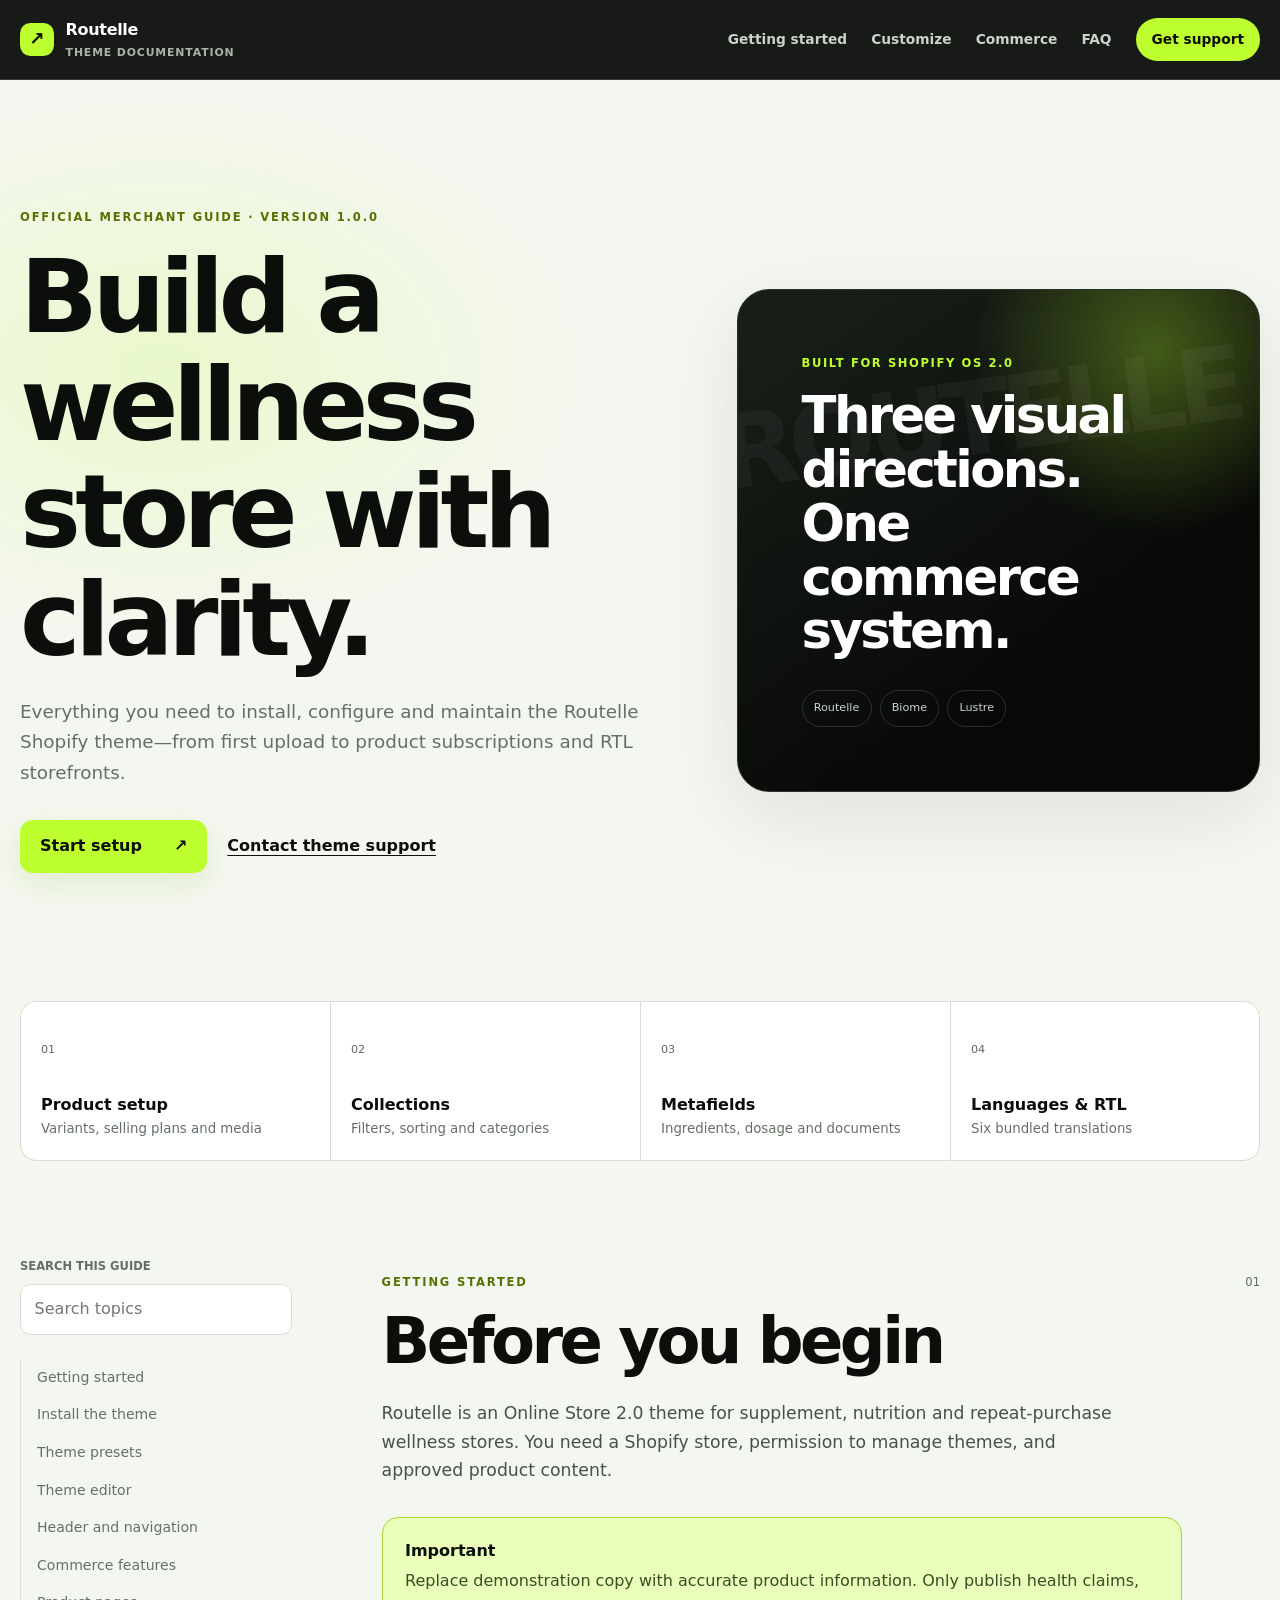
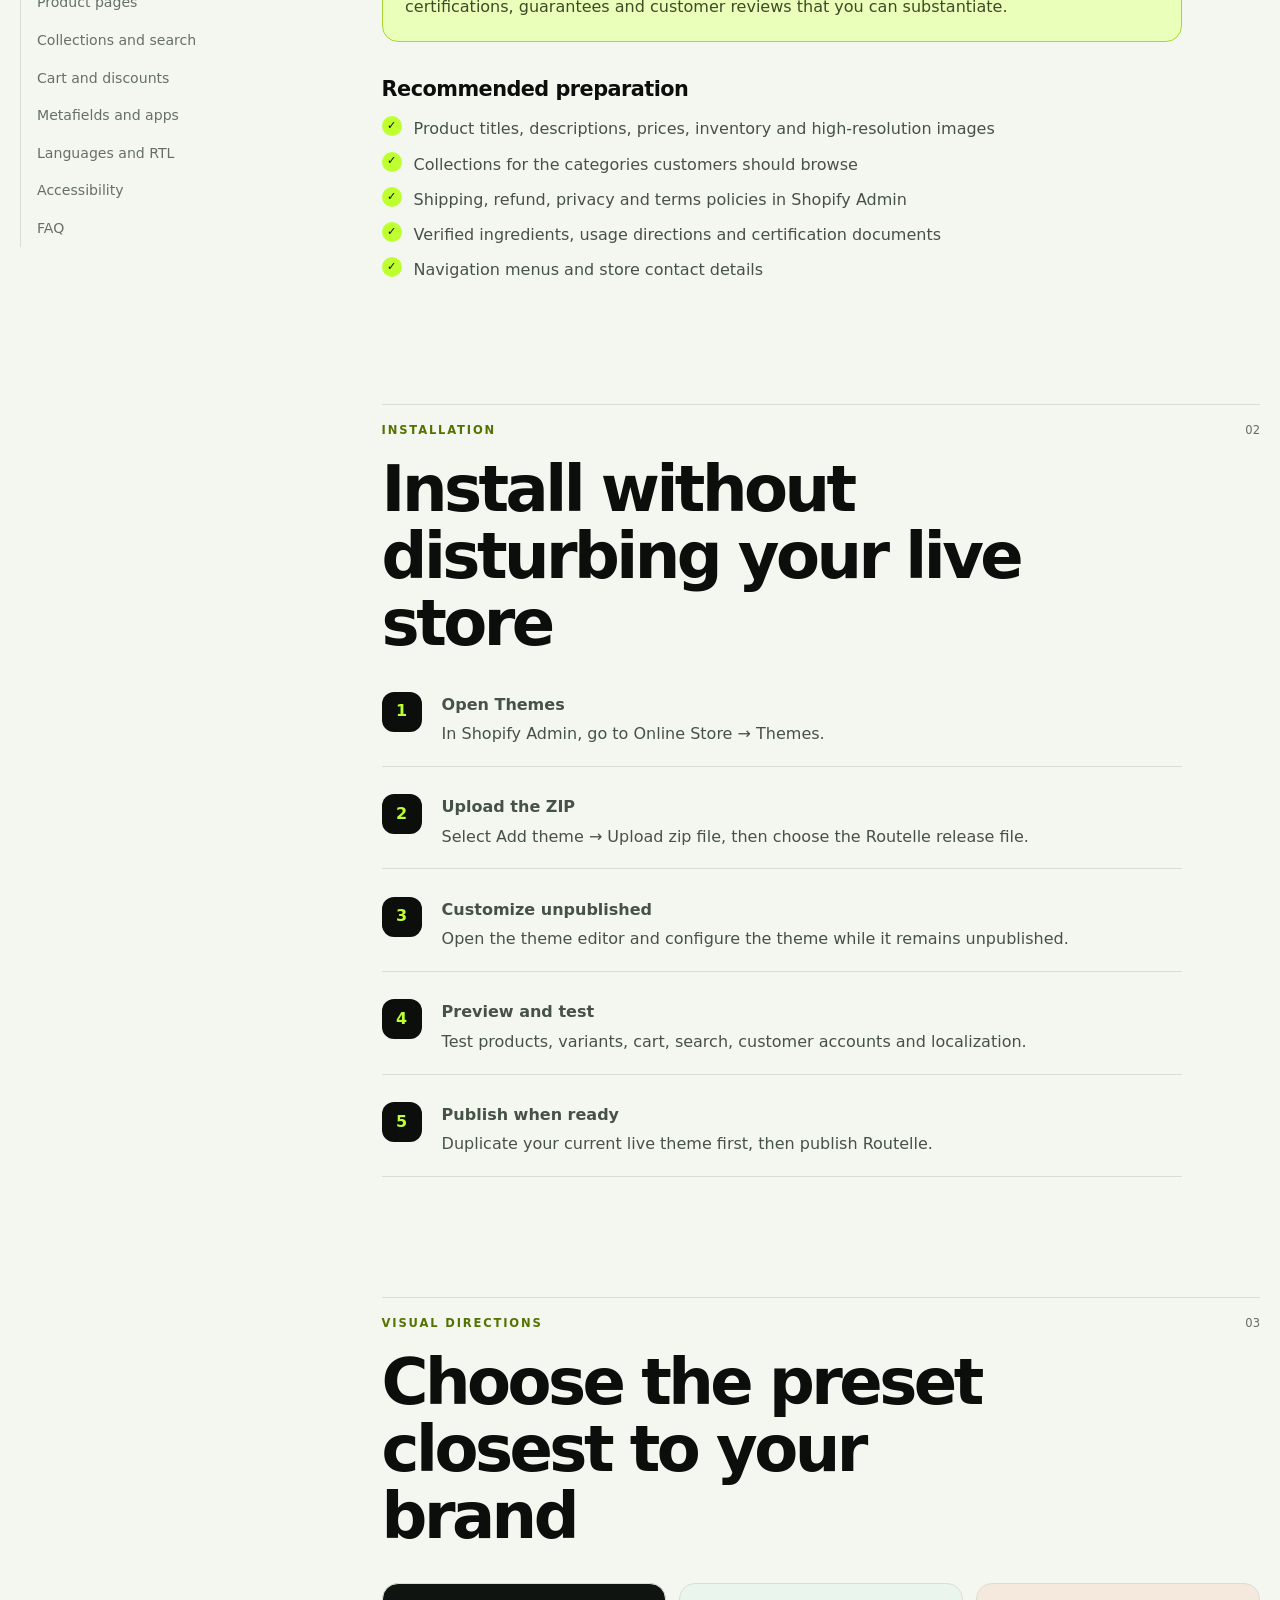
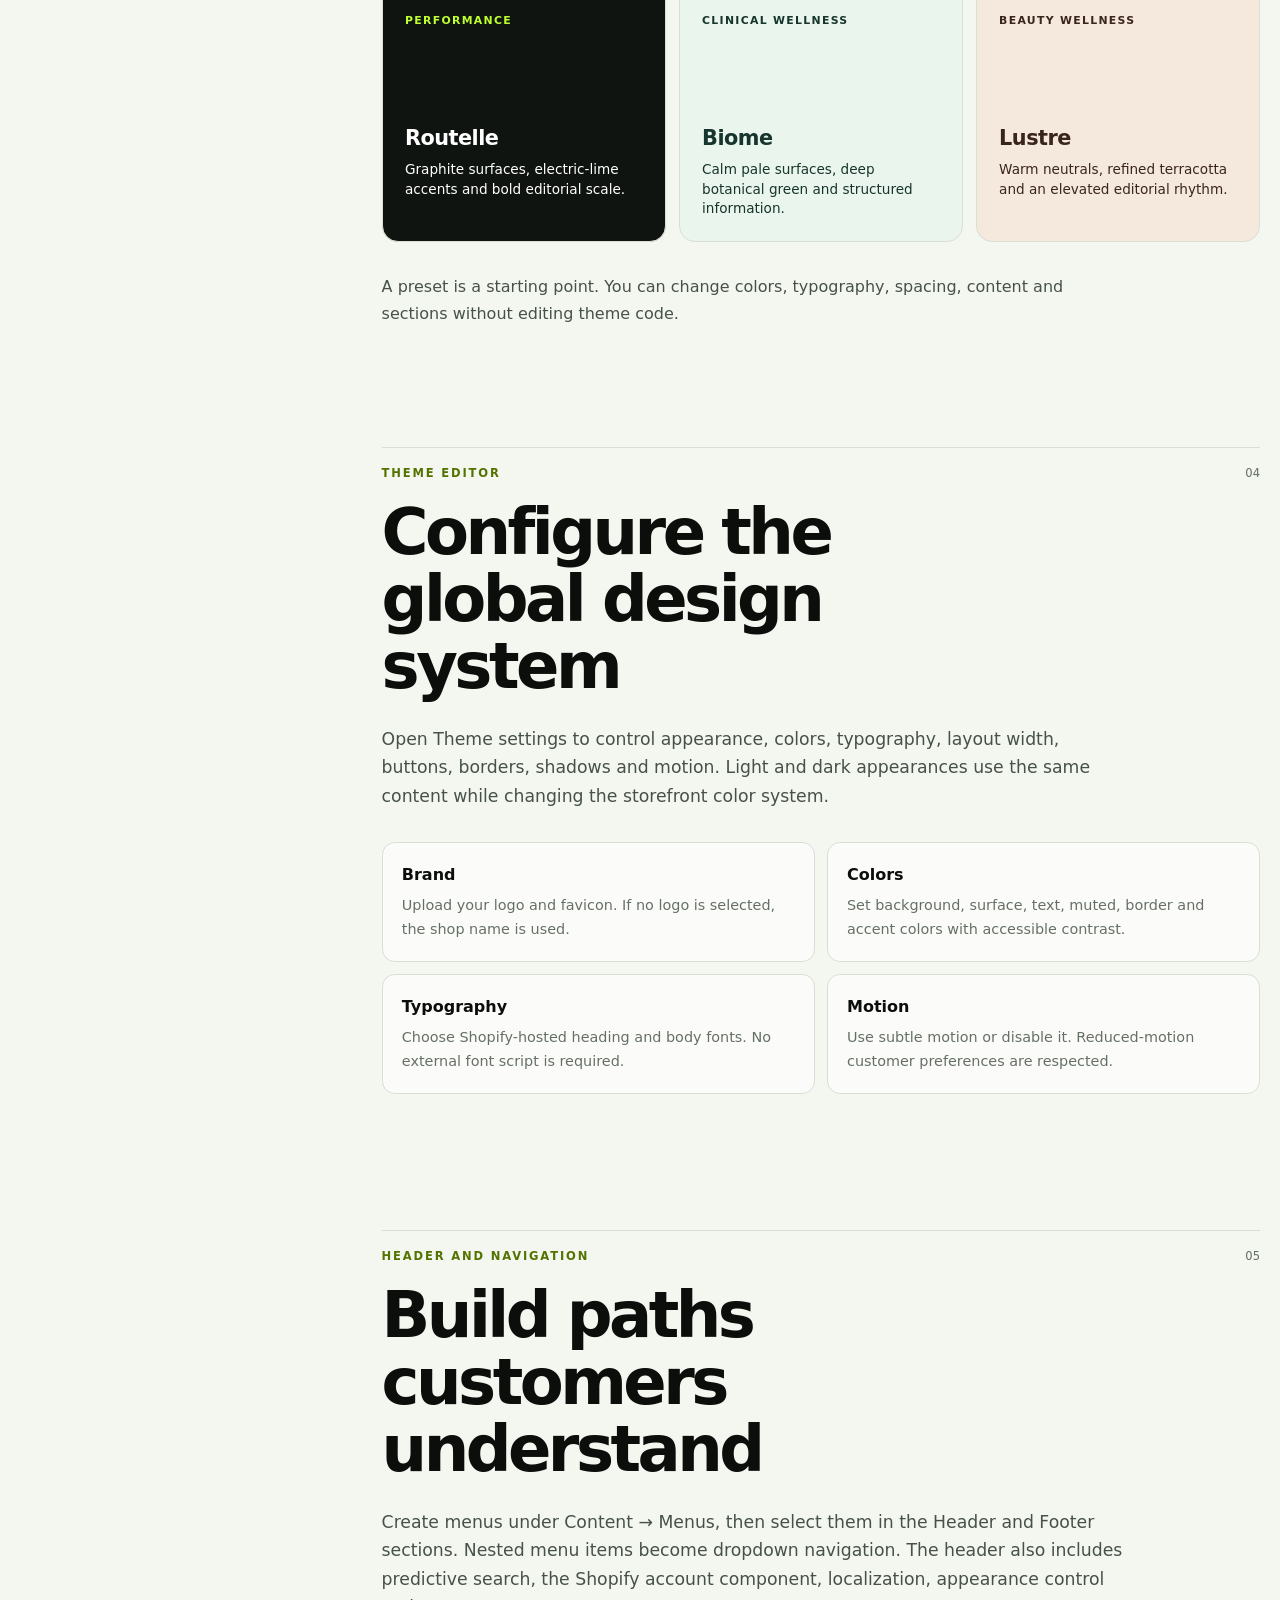
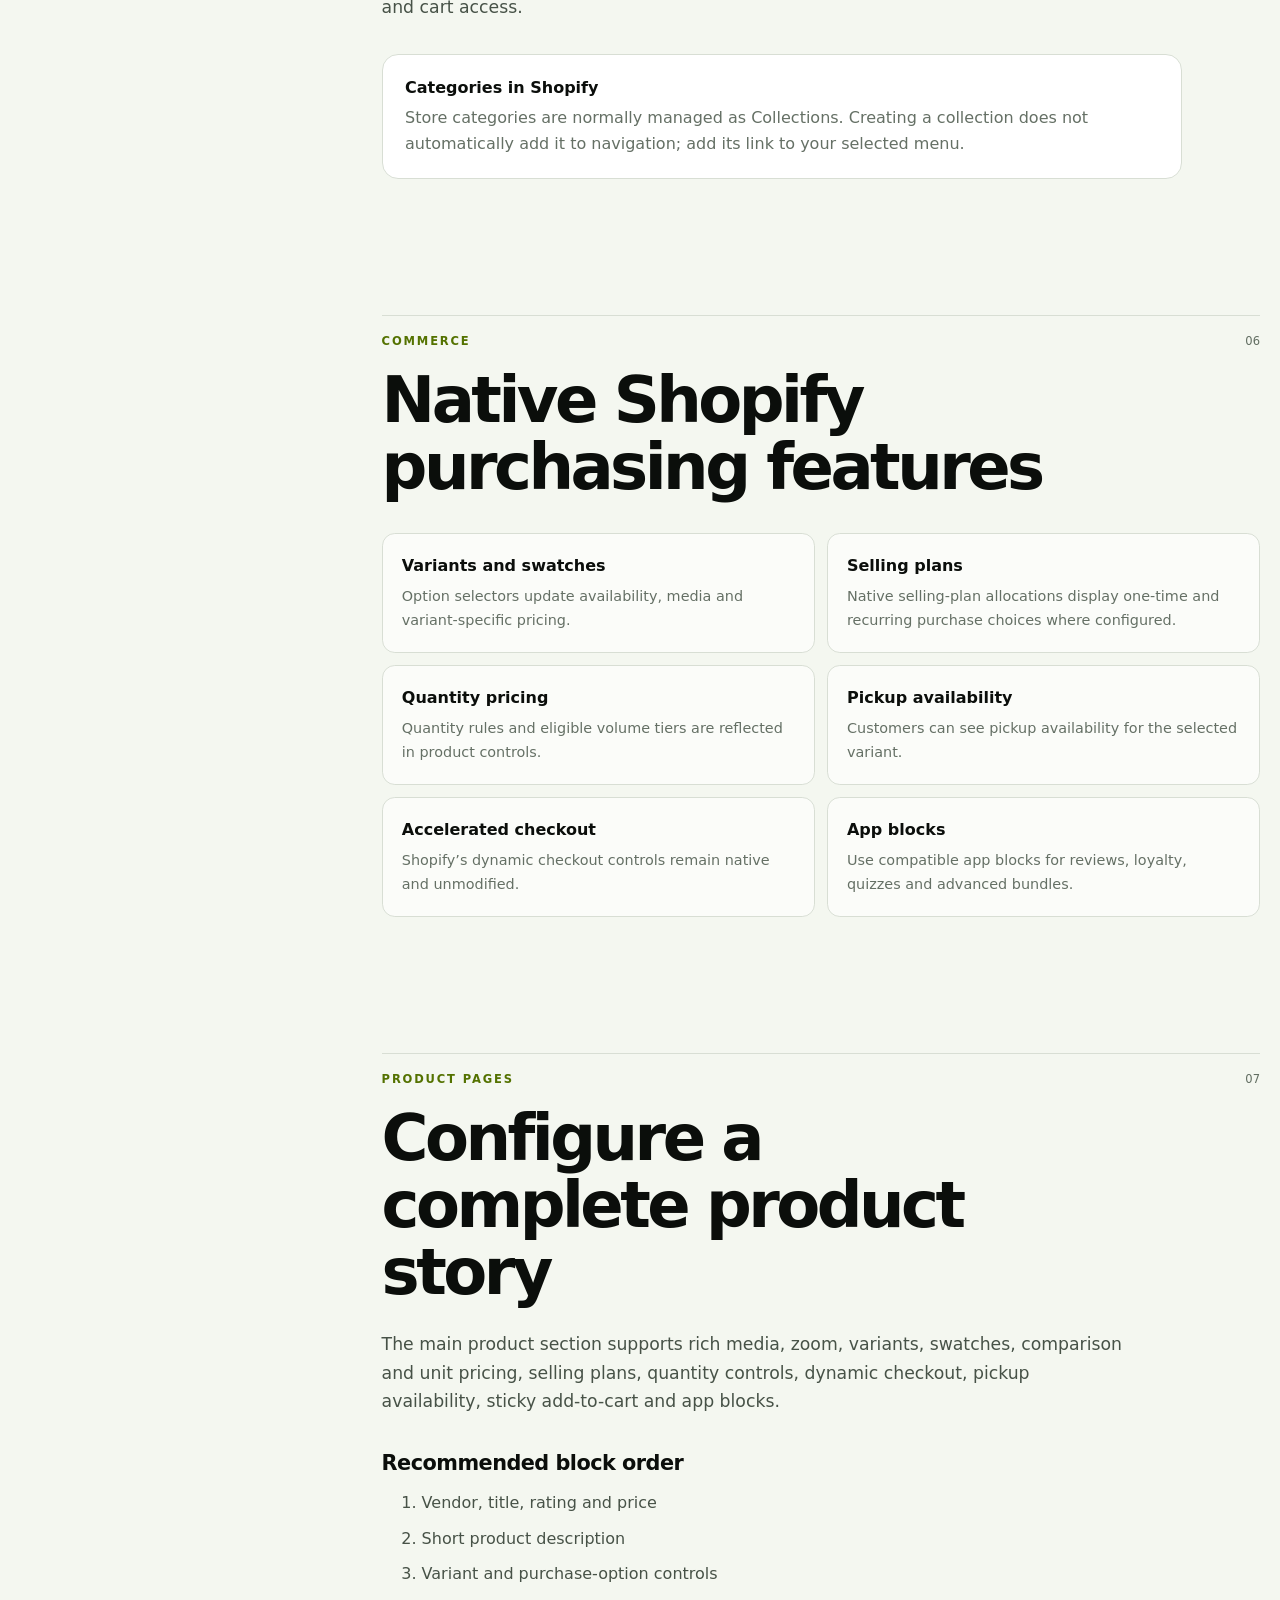
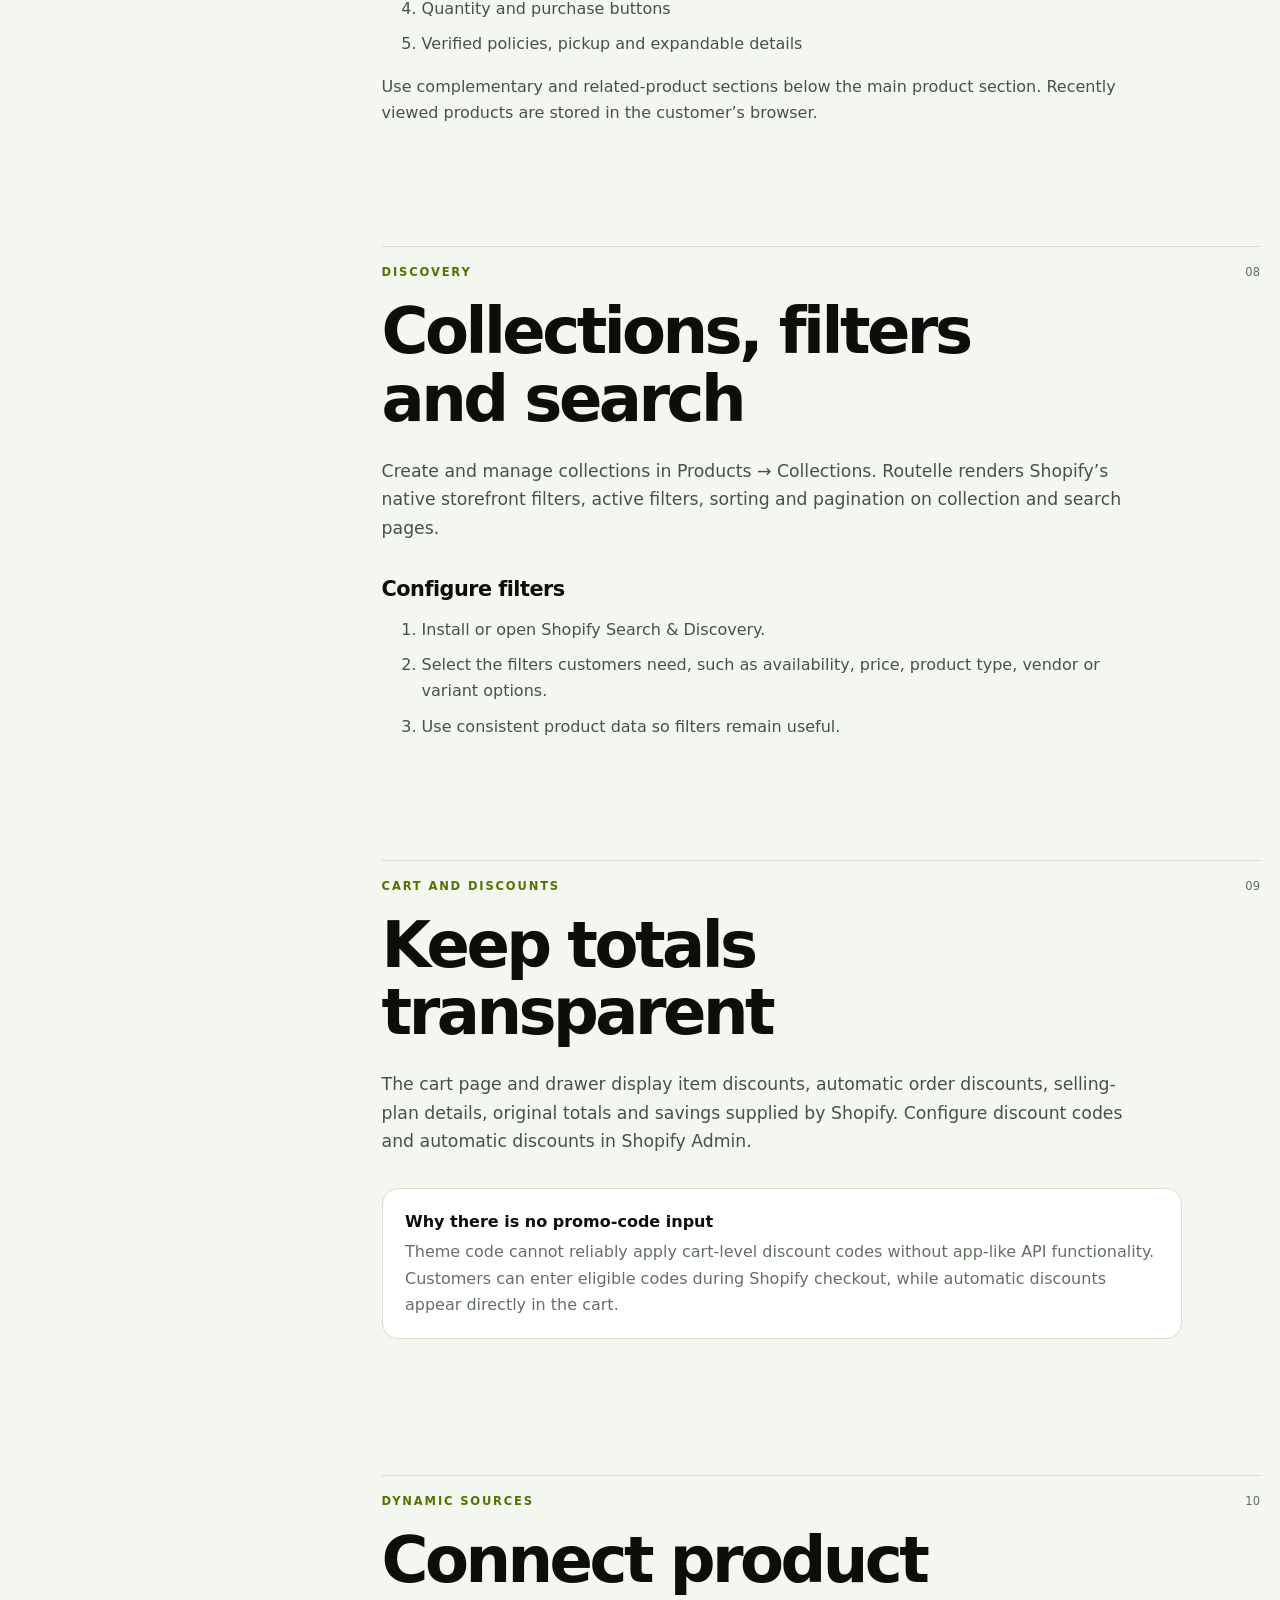
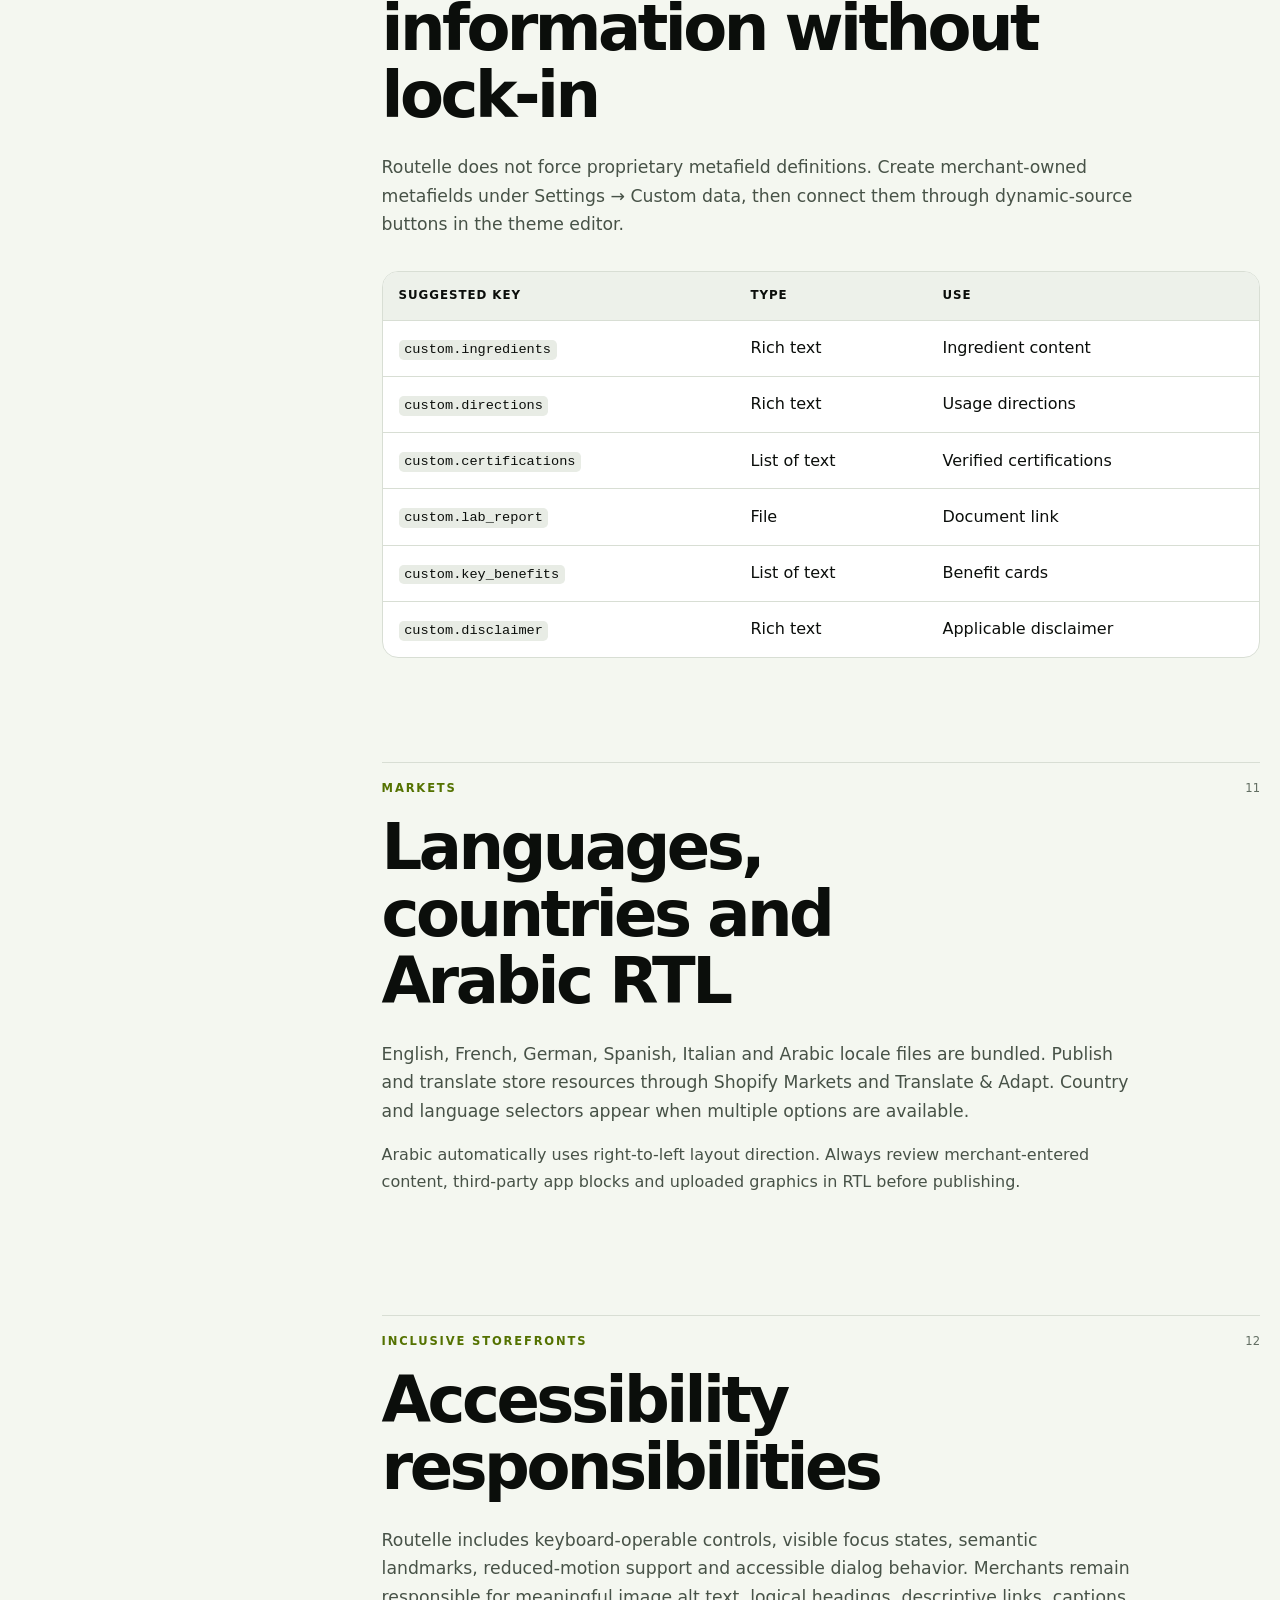
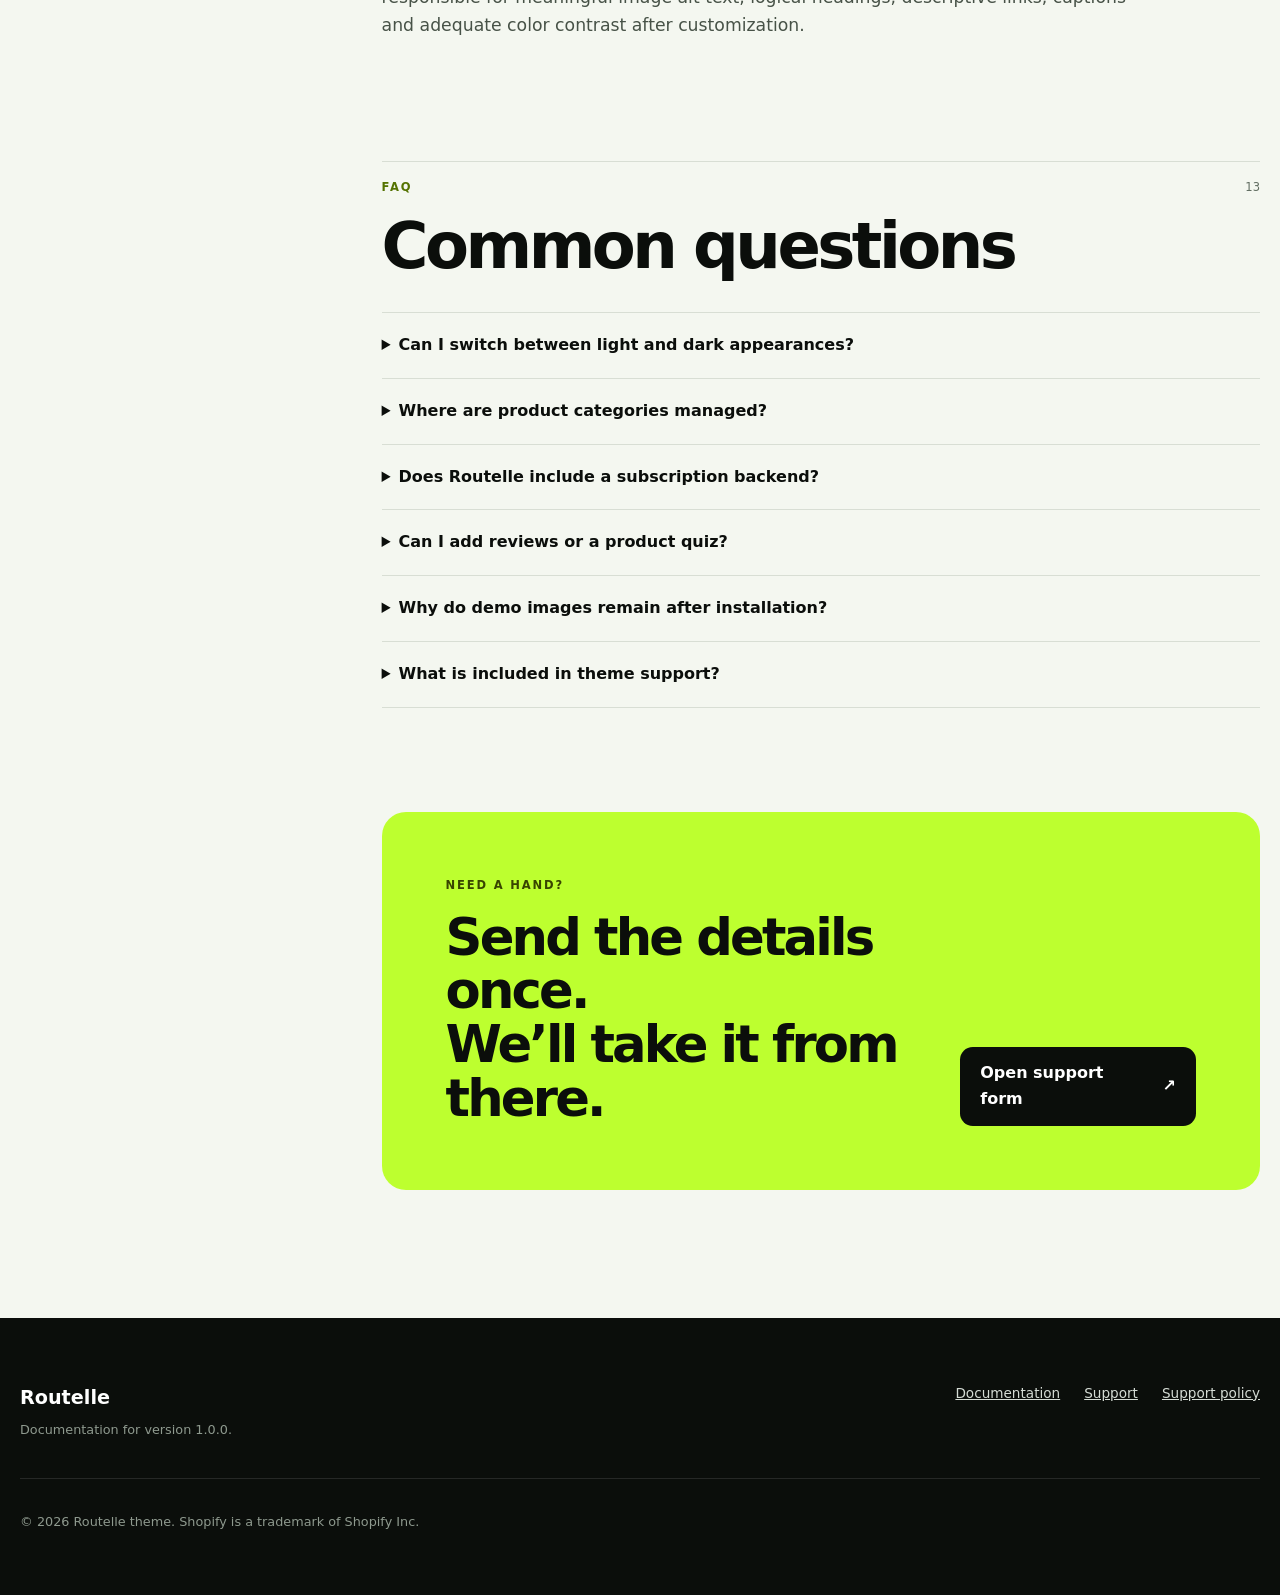
<file: index.html>
<!doctype html>
<html lang="en"><head>
    <meta charset="utf-8">
    <meta name="viewport" content="width=device-width, initial-scale=1">
    <meta name="description" content="Official merchant documentation for the Routelle Shopify theme.">
    <meta name="theme-color" content="#0a0d0a">
    <title>Routelle theme documentation</title>
    <link rel="icon" href="data:image/svg+xml,%3Csvg%20xmlns%3D%22http%3A%2F%2Fwww.w3.org%2F2000%2Fsvg%22%20data-codex-favicon-badge%3D%22codex-favicon-badge%22%20width%3D%2232%22%20height%3D%2232%22%20viewBox%3D%220%200%2032%2032%22%3E%3Cimage%20href%3D%22data%3Aimage%2Fbmp%3Bbase64%2CiVBORw0KGgoAAAANSUhEUgAAACAAAAAgCAYAAABzenr0AAACkklEQVR4nMSXT2gTQRTGv5lsNaHU1IIE8VIo0qIhhbZgEf%2BgEKkWsXjwKiK1xYMHsYheIoLUthcvglpDz70pItWDtaCHepCYEtSiggiKIRWtLdVkmx3fpLjNmrDOptvND5Ldmbzd75udl515GsrwVETCAjhsALsYWCd1bUNlfBYQ0wyY5sCjA2wm9W8Aswo3%2Bg0Er5D4BfrBBxehe%2Bbpe7geNbEO9lIvMTApdrYK%2BMapqxnrCBlJ0Od0lCUTpoHHIlKrAUlqNsETxIcQlneE2escl00Sv%2BaduIQ1pVFztXD2RIR3C%2FBnlGwcHkLJaXDwfRrN%2BzmaB0%2FFJXLABoxejcRbUCWkNj0BNDLFC75ndEyNL%2BLXgmEb19zhR3u0Fv9DgLXIJxCEIrGeL%2FiY0pViB8ZC2Hu8zjZGamtwgP5bPfbT25xSnCMD50dDSEwuYVkXlv6Juz8xP5e39DHFeXVkYHubv%2FAp5vZApkTcCWv6%2B8Uvz%2BHhnXmzvanB%2Be0qNiBHfv%2FmD7PdfSaI7r7VfFadgooMSPHikUvxvpEtEEWpIYTavRzlgJ14pTgy4La4IwOjF63iR%2FuD6B2yim8M8LLndihFxS9l8ODWqvixs6XikrZoAJtDHA1bfWg%2FFIAKtBy32qbL83sLGD6ZNttuPPZiHOWA2%2BJKBvb01GHxxsrq13VKed1ShqYg8pUOIVQFkeaUAK9QJaQ2p61R1QxIbTIgxmiDmIXHkGZOQy7OD7KZWVo3rsNjaPSx%2FezNu8KLKIulQfI0C4%2BQ1dE3JEfkecHAEfY%2BS1vkfniArBFlaXaCIW8akERZaioIbQPNzeBKIem%2BMB2G6qEF%2FtaFkrLbBlme06uniy7qdKM8p1G%2BIKGJcuX5HwAAAP%2F%2Ff7tgogAAAAZJREFUAwBy%2BdpPUPU6sgAAAABJRU5ErkJggg%3D%3D%22%20width%3D%2232%22%20height%3D%2232%22%20opacity%3D%220.3%22%20%2F%3E%3Cpath%20d%3D%22M3.04536%204.45259C2.7582%203.60299%203.60299%202.7582%204.45259%203.04536L14.1828%206.33403C15.1637%206.66558%2015.0872%208.08006%2014.0715%208.39045L10.2994%209.54319C9.93919%209.65327%209.65327%209.93919%209.54319%2010.2994L8.39046%2014.0715C8.08007%2015.0872%206.66558%2015.1637%206.33404%2014.1828L3.04536%204.45259Z%22%20fill%3D%22black%22%20stroke%3D%22white%22%20stroke-width%3D%221.5%22%20stroke-linejoin%3D%22round%22%20paint-order%3D%22stroke%20fill%22%20transform%3D%22translate(-2%20-2)%20scale(2.1)%22%20%2F%3E%3C%2Fsvg%3E" type="image/svg+xml" data-codex-favicon-badge="true" data-codex-original-favicon-href="assets/favicon.svg">
    <link rel="stylesheet" href="assets/styles.css">
    <script src="assets/site.js" defer=""></script>
  </head>
  <body>
    <a class="skip-link" href="#content">Skip to content</a>
    <header class="site-header">
      <a class="brand" href="index.html" aria-label="Routelle documentation home">
        <span class="brand__mark" aria-hidden="true">↗</span>
        <span>Routelle</span>
        <small>Theme documentation</small>
      </a>
      <button class="nav-toggle" type="button" aria-expanded="false" aria-controls="primary-navigation">Menu</button>
      <nav id="primary-navigation" class="site-nav" aria-label="Primary navigation">
        <a href="#start">Getting started</a>
        <a href="#customize">Customize</a>
        <a href="#commerce">Commerce</a>
        <a href="#faq">FAQ</a>
        <a class="nav-cta" href="support.html">Get support</a>
      </nav>
    </header>

    <main id="content">
      <section class="hero">
        <div class="hero__copy">
          <span class="eyebrow">Official merchant guide · Version 1.0.0</span>
          <h1>Build a wellness store with clarity.</h1>
          <p>Everything you need to install, configure and maintain the Routelle Shopify theme—from first upload to product subscriptions and RTL storefronts.</p>
          <div class="hero__actions">
            <a class="button" href="#start">Start setup <span aria-hidden="true">↗</span></a>
            <a class="text-link" href="support.html">Contact theme support</a>
          </div>
        </div>
        <div class="hero__panel" aria-label="Theme capabilities">
          <span class="hero__panel-label">Built for Shopify OS 2.0</span>
          <strong>Three visual directions.<br>One commerce system.</strong>
          <div class="preset-dots" aria-label="Routelle, Biome and Lustre presets">
            <span>Routelle</span><span>Biome</span><span>Lustre</span>
          </div>
        </div>
      </section>

      <section class="quick-links" aria-label="Popular documentation">
        <a href="#product"><span>01</span><strong>Product setup</strong><small>Variants, selling plans and media</small></a>
        <a href="#collections"><span>02</span><strong>Collections</strong><small>Filters, sorting and categories</small></a>
        <a href="#metafields"><span>03</span><strong>Metafields</strong><small>Ingredients, dosage and documents</small></a>
        <a href="#rtl"><span>04</span><strong>Languages &amp; RTL</strong><small>Six bundled translations</small></a>
      </section>

      <div class="docs-layout">
        <aside class="docs-sidebar" aria-label="Documentation sections">
          <div class="sidebar-inner">
            <label for="docs-search">Search this guide</label>
            <input id="docs-search" type="search" placeholder="Search topics" autocomplete="off">
            <nav>
              <a href="#start">Getting started</a>
              <a href="#install">Install the theme</a>
              <a href="#presets">Theme presets</a>
              <a href="#customize">Theme editor</a>
              <a href="#navigation">Header and navigation</a>
              <a href="#commerce">Commerce features</a>
              <a href="#product">Product pages</a>
              <a href="#collections">Collections and search</a>
              <a href="#cart">Cart and discounts</a>
              <a href="#metafields">Metafields and apps</a>
              <a href="#rtl">Languages and RTL</a>
              <a href="#accessibility">Accessibility</a>
              <a href="#faq">FAQ</a>
            </nav>
          </div>
        </aside>

        <article class="docs-content">
          <section id="start" class="doc-section searchable-section">
            <span class="section-number">01</span>
            <p class="eyebrow">Getting started</p>
            <h2>Before you begin</h2>
            <p>Routelle is an Online Store 2.0 theme for supplement, nutrition and repeat-purchase wellness stores. You need a Shopify store, permission to manage themes, and approved product content.</p>
            <div class="callout"><strong>Important</strong><p>Replace demonstration copy with accurate product information. Only publish health claims, certifications, guarantees and customer reviews that you can substantiate.</p></div>
            <h3>Recommended preparation</h3>
            <ul class="check-list">
              <li>Product titles, descriptions, prices, inventory and high-resolution images</li>
              <li>Collections for the categories customers should browse</li>
              <li>Shipping, refund, privacy and terms policies in Shopify Admin</li>
              <li>Verified ingredients, usage directions and certification documents</li>
              <li>Navigation menus and store contact details</li>
            </ul>
          </section>

          <section id="install" class="doc-section searchable-section">
            <span class="section-number">02</span>
            <p class="eyebrow">Installation</p>
            <h2>Install without disturbing your live store</h2>
            <ol class="steps">
              <li><span>1</span><div><strong>Open Themes</strong><p>In Shopify Admin, go to Online Store → Themes.</p></div></li>
              <li><span>2</span><div><strong>Upload the ZIP</strong><p>Select Add theme → Upload zip file, then choose the Routelle release file.</p></div></li>
              <li><span>3</span><div><strong>Customize unpublished</strong><p>Open the theme editor and configure the theme while it remains unpublished.</p></div></li>
              <li><span>4</span><div><strong>Preview and test</strong><p>Test products, variants, cart, search, customer accounts and localization.</p></div></li>
              <li><span>5</span><div><strong>Publish when ready</strong><p>Duplicate your current live theme first, then publish Routelle.</p></div></li>
            </ol>
          </section>

          <section id="presets" class="doc-section searchable-section">
            <span class="section-number">03</span>
            <p class="eyebrow">Visual directions</p>
            <h2>Choose the preset closest to your brand</h2>
            <div class="preset-grid">
              <article class="preset-card preset-card--routelle"><span>Performance</span><h3>Routelle</h3><p>Graphite surfaces, electric-lime accents and bold editorial scale.</p></article>
              <article class="preset-card preset-card--biome"><span>Clinical wellness</span><h3>Biome</h3><p>Calm pale surfaces, deep botanical green and structured information.</p></article>
              <article class="preset-card preset-card--lustre"><span>Beauty wellness</span><h3>Lustre</h3><p>Warm neutrals, refined terracotta and an elevated editorial rhythm.</p></article>
            </div>
            <p>A preset is a starting point. You can change colors, typography, spacing, content and sections without editing theme code.</p>
          </section>

          <section id="customize" class="doc-section searchable-section">
            <span class="section-number">04</span>
            <p class="eyebrow">Theme editor</p>
            <h2>Configure the global design system</h2>
            <p>Open Theme settings to control appearance, colors, typography, layout width, buttons, borders, shadows and motion. Light and dark appearances use the same content while changing the storefront color system.</p>
            <div class="info-grid">
              <div><strong>Brand</strong><p>Upload your logo and favicon. If no logo is selected, the shop name is used.</p></div>
              <div><strong>Colors</strong><p>Set background, surface, text, muted, border and accent colors with accessible contrast.</p></div>
              <div><strong>Typography</strong><p>Choose Shopify-hosted heading and body fonts. No external font script is required.</p></div>
              <div><strong>Motion</strong><p>Use subtle motion or disable it. Reduced-motion customer preferences are respected.</p></div>
            </div>
          </section>

          <section id="navigation" class="doc-section searchable-section">
            <span class="section-number">05</span>
            <p class="eyebrow">Header and navigation</p>
            <h2>Build paths customers understand</h2>
            <p>Create menus under Content → Menus, then select them in the Header and Footer sections. Nested menu items become dropdown navigation. The header also includes predictive search, the Shopify account component, localization, appearance control and cart access.</p>
            <div class="callout callout--neutral"><strong>Categories in Shopify</strong><p>Store categories are normally managed as Collections. Creating a collection does not automatically add it to navigation; add its link to your selected menu.</p></div>
          </section>

          <section id="commerce" class="doc-section searchable-section">
            <span class="section-number">06</span>
            <p class="eyebrow">Commerce</p>
            <h2>Native Shopify purchasing features</h2>
            <div class="feature-list">
              <div><strong>Variants and swatches</strong><p>Option selectors update availability, media and variant-specific pricing.</p></div>
              <div><strong>Selling plans</strong><p>Native selling-plan allocations display one-time and recurring purchase choices where configured.</p></div>
              <div><strong>Quantity pricing</strong><p>Quantity rules and eligible volume tiers are reflected in product controls.</p></div>
              <div><strong>Pickup availability</strong><p>Customers can see pickup availability for the selected variant.</p></div>
              <div><strong>Accelerated checkout</strong><p>Shopify’s dynamic checkout controls remain native and unmodified.</p></div>
              <div><strong>App blocks</strong><p>Use compatible app blocks for reviews, loyalty, quizzes and advanced bundles.</p></div>
            </div>
          </section>

          <section id="product" class="doc-section searchable-section">
            <span class="section-number">07</span>
            <p class="eyebrow">Product pages</p>
            <h2>Configure a complete product story</h2>
            <p>The main product section supports rich media, zoom, variants, swatches, comparison and unit pricing, selling plans, quantity controls, dynamic checkout, pickup availability, sticky add-to-cart and app blocks.</p>
            <h3>Recommended block order</h3>
            <ol>
              <li>Vendor, title, rating and price</li>
              <li>Short product description</li>
              <li>Variant and purchase-option controls</li>
              <li>Quantity and purchase buttons</li>
              <li>Verified policies, pickup and expandable details</li>
            </ol>
            <p>Use complementary and related-product sections below the main product section. Recently viewed products are stored in the customer’s browser.</p>
          </section>

          <section id="collections" class="doc-section searchable-section">
            <span class="section-number">08</span>
            <p class="eyebrow">Discovery</p>
            <h2>Collections, filters and search</h2>
            <p>Create and manage collections in Products → Collections. Routelle renders Shopify’s native storefront filters, active filters, sorting and pagination on collection and search pages.</p>
            <h3>Configure filters</h3>
            <ol>
              <li>Install or open Shopify Search &amp; Discovery.</li>
              <li>Select the filters customers need, such as availability, price, product type, vendor or variant options.</li>
              <li>Use consistent product data so filters remain useful.</li>
            </ol>
          </section>

          <section id="cart" class="doc-section searchable-section">
            <span class="section-number">09</span>
            <p class="eyebrow">Cart and discounts</p>
            <h2>Keep totals transparent</h2>
            <p>The cart page and drawer display item discounts, automatic order discounts, selling-plan details, original totals and savings supplied by Shopify. Configure discount codes and automatic discounts in Shopify Admin.</p>
            <div class="callout callout--neutral"><strong>Why there is no promo-code input</strong><p>Theme code cannot reliably apply cart-level discount codes without app-like API functionality. Customers can enter eligible codes during Shopify checkout, while automatic discounts appear directly in the cart.</p></div>
          </section>

          <section id="metafields" class="doc-section searchable-section">
            <span class="section-number">10</span>
            <p class="eyebrow">Dynamic sources</p>
            <h2>Connect product information without lock-in</h2>
            <p>Routelle does not force proprietary metafield definitions. Create merchant-owned metafields under Settings → Custom data, then connect them through dynamic-source buttons in the theme editor.</p>
            <div class="table-wrap" tabindex="0" aria-label="Suggested metafields">
              <table>
                <thead><tr><th>Suggested key</th><th>Type</th><th>Use</th></tr></thead>
                <tbody>
                  <tr><td><code>custom.ingredients</code></td><td>Rich text</td><td>Ingredient content</td></tr>
                  <tr><td><code>custom.directions</code></td><td>Rich text</td><td>Usage directions</td></tr>
                  <tr><td><code>custom.certifications</code></td><td>List of text</td><td>Verified certifications</td></tr>
                  <tr><td><code>custom.lab_report</code></td><td>File</td><td>Document link</td></tr>
                  <tr><td><code>custom.key_benefits</code></td><td>List of text</td><td>Benefit cards</td></tr>
                  <tr><td><code>custom.disclaimer</code></td><td>Rich text</td><td>Applicable disclaimer</td></tr>
                </tbody>
              </table>
            </div>
          </section>

          <section id="rtl" class="doc-section searchable-section">
            <span class="section-number">11</span>
            <p class="eyebrow">Markets</p>
            <h2>Languages, countries and Arabic RTL</h2>
            <p>English, French, German, Spanish, Italian and Arabic locale files are bundled. Publish and translate store resources through Shopify Markets and Translate &amp; Adapt. Country and language selectors appear when multiple options are available.</p>
            <p>Arabic automatically uses right-to-left layout direction. Always review merchant-entered content, third-party app blocks and uploaded graphics in RTL before publishing.</p>
          </section>

          <section id="accessibility" class="doc-section searchable-section">
            <span class="section-number">12</span>
            <p class="eyebrow">Inclusive storefronts</p>
            <h2>Accessibility responsibilities</h2>
            <p>Routelle includes keyboard-operable controls, visible focus states, semantic landmarks, reduced-motion support and accessible dialog behavior. Merchants remain responsible for meaningful image alt text, logical headings, descriptive links, captions and adequate color contrast after customization.</p>
          </section>

          <section id="faq" class="doc-section searchable-section">
            <span class="section-number">13</span>
            <p class="eyebrow">FAQ</p>
            <h2>Common questions</h2>
            <div class="accordion-list">
              <details><summary>Can I switch between light and dark appearances?</summary><p>Yes. Configure both color systems in Theme settings. Customers can use the header appearance control when it is enabled.</p></details>
              <details><summary>Where are product categories managed?</summary><p>Use Shopify Collections for storefront categories, then add those collection links to your menus and homepage sections.</p></details>
              <details><summary>Does Routelle include a subscription backend?</summary><p>No. The theme supports Shopify selling plans and displays allocations created by a compatible subscription solution.</p></details>
              <details><summary>Can I add reviews or a product quiz?</summary><p>Yes. Install a compatible app and place its app block in an available section. Routelle does not require a particular paid app.</p></details>
              <details><summary>Why do demo images remain after installation?</summary><p>Bundled demonstration assets provide a polished starting point. Replace them using the section image pickers and adjust focal points in the editor.</p></details>
              <details><summary>What is included in theme support?</summary><p>Support covers theme setup questions, documented features and reproducible theme defects. Store strategy, custom development, third-party app configuration and product claims are outside standard theme support.</p></details>
            </div>
          </section>

          <section class="support-banner">
            <div><span class="eyebrow">Need a hand?</span><h2>Send the details once.<br>We’ll take it from there.</h2></div>
            <a class="button button--dark" href="support.html">Open support form <span aria-hidden="true">↗</span></a>
          </section>
          <p id="no-results" class="no-results" hidden="">No matching documentation sections found. Try a broader term or contact support.</p>
        </article>
      </div>
    </main>

    <footer class="site-footer">
      <div><strong>Routelle</strong><p>Documentation for version 1.0.0.</p></div>
      <nav aria-label="Footer navigation"><a href="#start">Documentation</a><a href="support.html">Support</a><a href="support.html#policy">Support policy</a></nav>
      <p>© <span data-current-year="">2026</span> Routelle theme. Shopify is a trademark of Shopify Inc.</p>
    </footer>
  

</body><div id="codex-agent-overlay-root" data-codex-agent-overlay-root="true"></div></html>
</file>
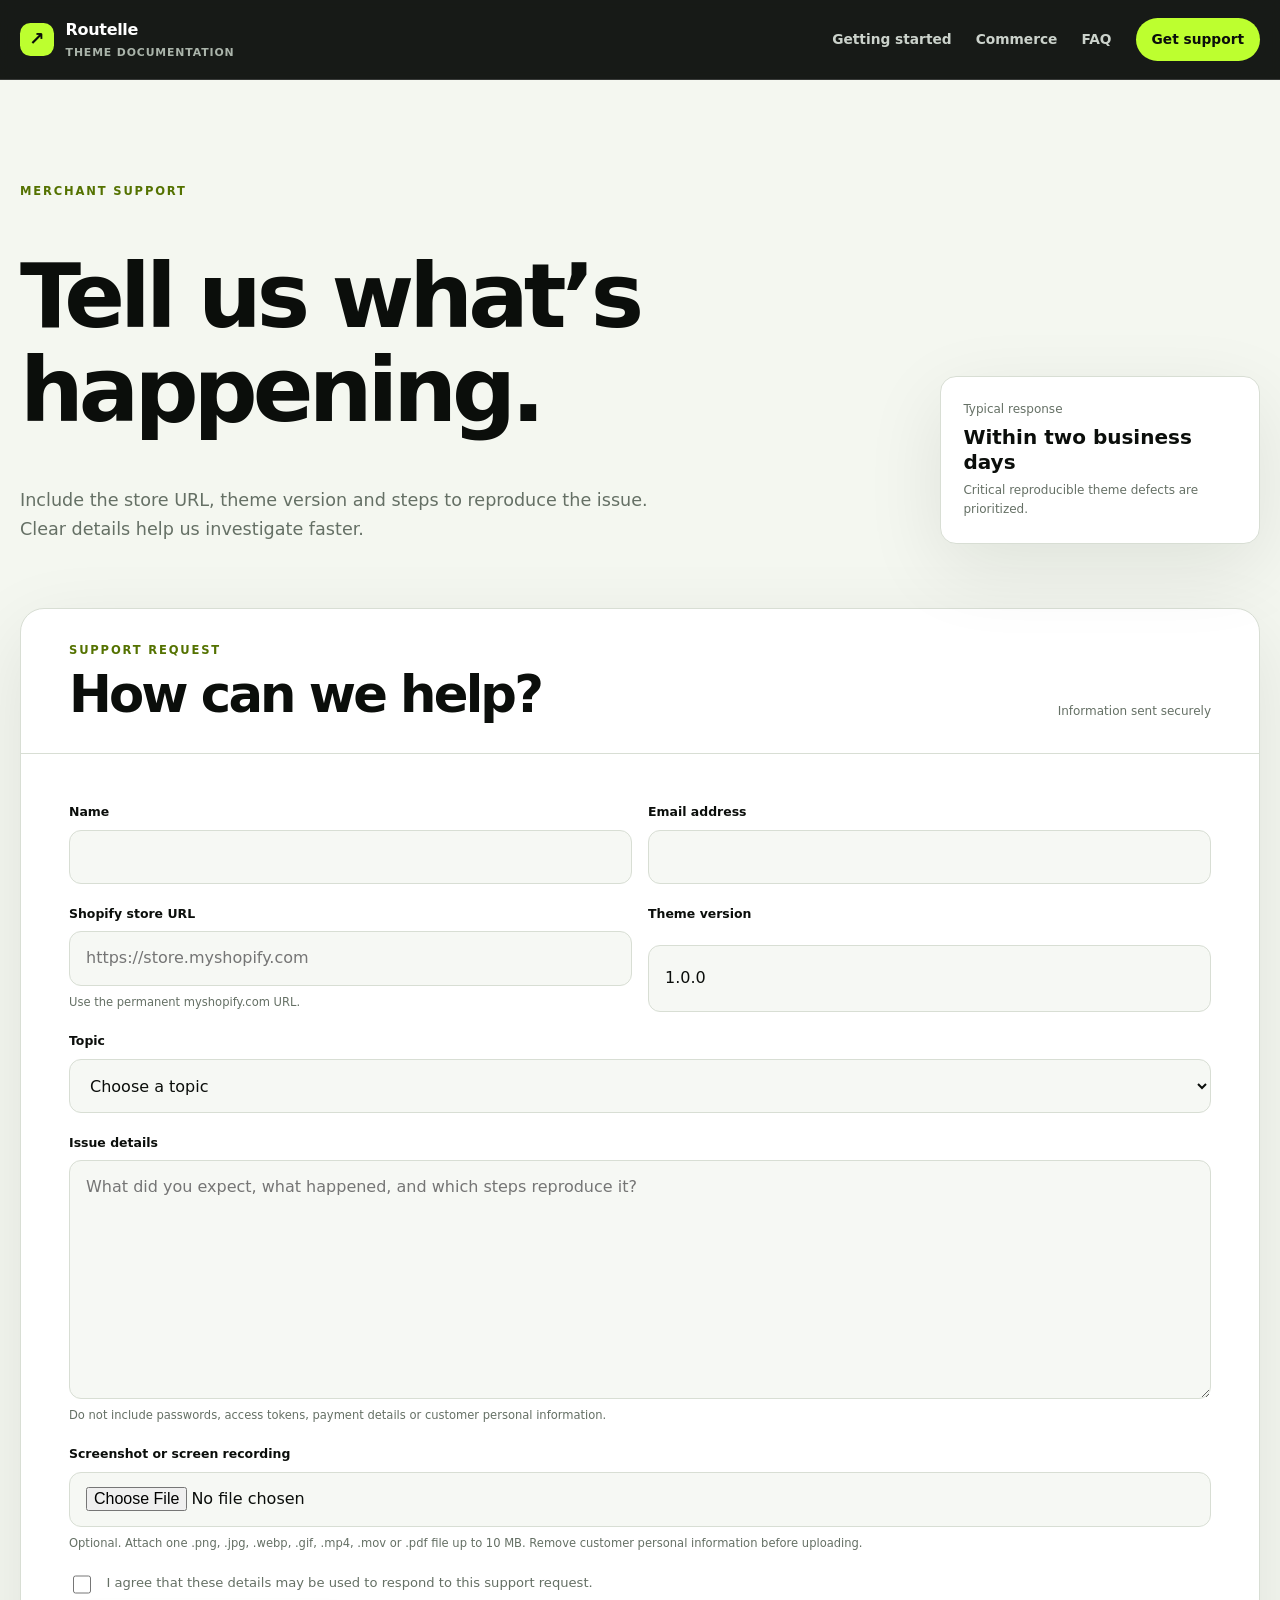
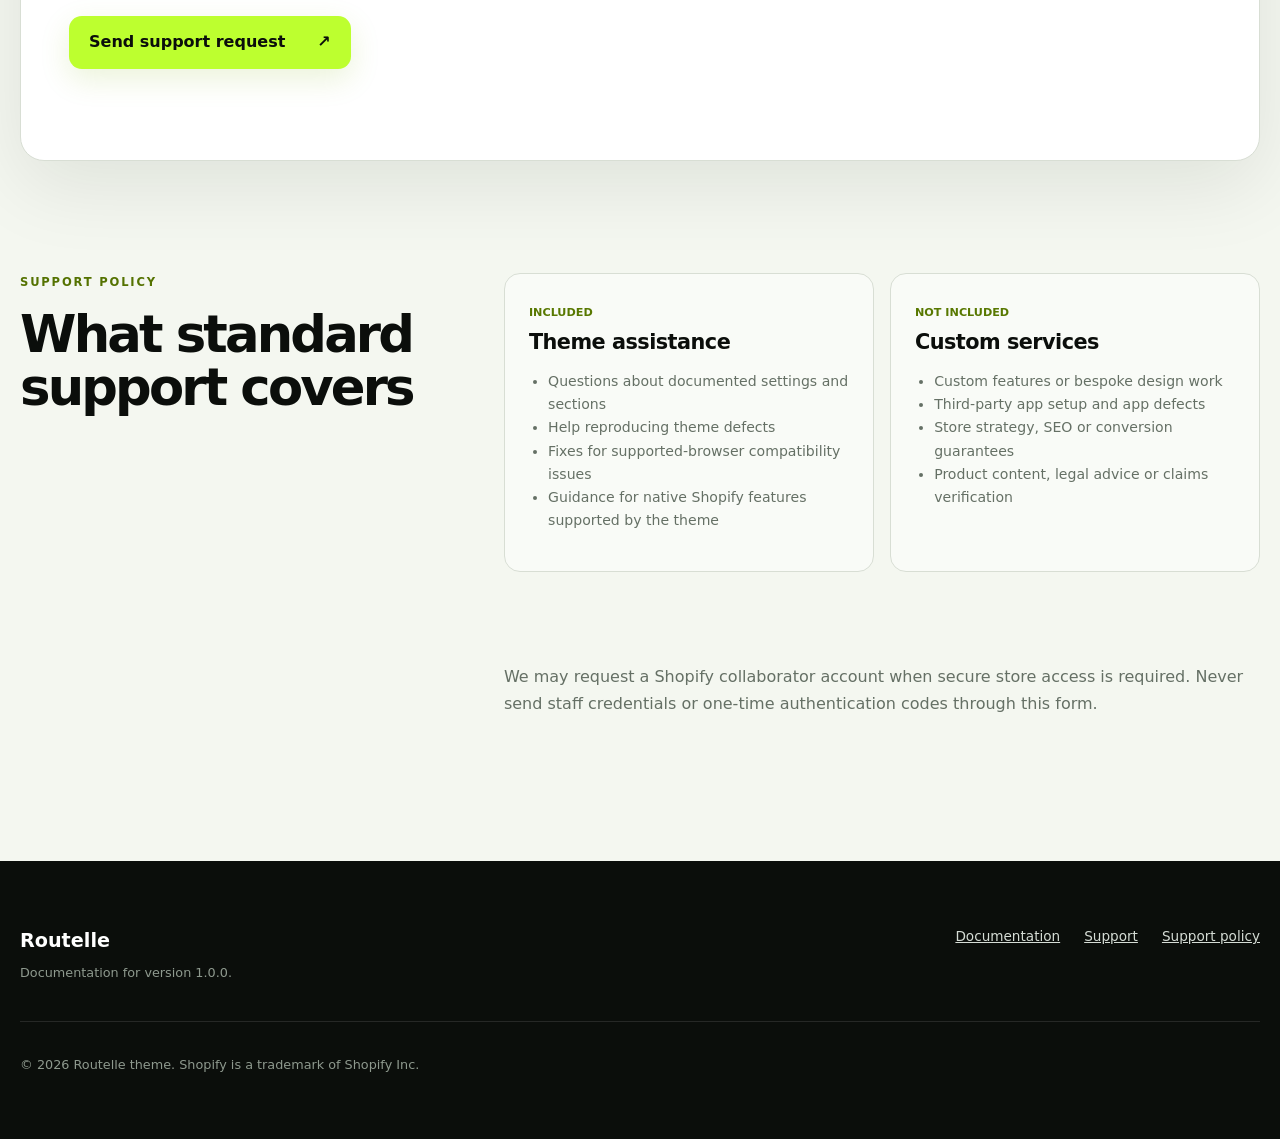
<file: support.html>
<!doctype html>
<html lang="en">
  <head>
    <meta charset="utf-8">
    <meta name="viewport" content="width=device-width, initial-scale=1">
    <meta name="description" content="Contact Routelle Shopify theme support.">
    <meta name="theme-color" content="#0a0d0a">
    <title>Routelle theme support</title>
    <link rel="icon" href="assets/favicon.svg" type="image/svg+xml">
    <link rel="stylesheet" href="assets/styles.css">
    <script src="assets/site.js" defer></script>
  </head>
  <body>
    <a class="skip-link" href="#content">Skip to content</a>
    <header class="site-header">
      <a class="brand" href="index.html" aria-label="Routelle documentation home"><span class="brand__mark" aria-hidden="true">↗</span><span>Routelle</span><small>Theme documentation</small></a>
      <button class="nav-toggle" type="button" aria-expanded="false" aria-controls="primary-navigation">Menu</button>
      <nav id="primary-navigation" class="site-nav" aria-label="Primary navigation"><a href="index.html#start">Getting started</a><a href="index.html#commerce">Commerce</a><a href="index.html#faq">FAQ</a><a class="nav-cta" href="support.html" aria-current="page">Get support</a></nav>
    </header>

    <main id="content" class="support-page">
      <section class="support-intro">
        <span class="eyebrow">Merchant support</span>
        <h1>Tell us what’s happening.</h1>
        <p>Include the store URL, theme version and steps to reproduce the issue. Clear details help us investigate faster.</p>
        <div class="response-card"><span>Typical response</span><strong>Within two business days</strong><small>Critical reproducible theme defects are prioritized.</small></div>
      </section>

      <section class="support-form-card" aria-labelledby="support-form-title">
        <div class="support-form-card__header"><div><span class="eyebrow">Support request</span><h2 id="support-form-title">How can we help?</h2></div><span class="secure-note">Information sent securely</span></div>
        <form class="support-form" action="https://formspree.io/f/moeqnlpq" method="post" enctype="multipart/form-data" data-support-form>
          <input type="hidden" name="_subject" value="Routelle theme support request">
          <input class="honeypot" type="text" name="_gotcha" tabindex="-1" autocomplete="off" aria-hidden="true">
          <div class="field-grid">
            <div class="field"><label for="name">Name</label><input id="name" name="name" type="text" autocomplete="name" required></div>
            <div class="field"><label for="email">Email address</label><input id="email" name="email" type="email" autocomplete="email" required></div>
          </div>
          <div class="field-grid">
            <div class="field"><label for="store-url">Shopify store URL</label><input id="store-url" name="store_url" type="url" inputmode="url" placeholder="https://store.myshopify.com" required><small>Use the permanent myshopify.com URL.</small></div>
            <div class="field"><label for="version">Theme version</label><input id="version" name="theme_version" type="text" value="1.0.0" required></div>
          </div>
          <div class="field"><label for="topic">Topic</label><select id="topic" name="topic" required><option value="">Choose a topic</option><option>Theme setup</option><option>Layout or styling issue</option><option>Product or cart behavior</option><option>Localization or RTL</option><option>Accessibility</option><option>Theme defect</option><option>Other</option></select></div>
          <div class="field"><label for="message">Issue details</label><textarea id="message" name="message" rows="8" placeholder="What did you expect, what happened, and which steps reproduce it?" required></textarea><small>Do not include passwords, access tokens, payment details or customer personal information.</small></div>
          <div class="field">
            <label for="attachment">Screenshot or screen recording</label>
            <input id="attachment" name="attachment" type="file" accept="image/png,image/jpeg,image/webp,image/gif,video/mp4,video/quicktime,application/pdf" data-support-attachment>
            <small>Optional. Attach one .png, .jpg, .webp, .gif, .mp4, .mov or .pdf file up to 10 MB. Remove customer personal information before uploading.</small>
          </div>
          <label class="consent"><input type="checkbox" name="consent" required><span>I agree that these details may be used to respond to this support request.</span></label>
          <button class="button" type="submit">Send support request <span aria-hidden="true">↗</span></button>
          <p class="form-status" role="status" aria-live="polite" data-form-status></p>
        </form>
      </section>

      <section id="policy" class="policy-section">
        <div><span class="eyebrow">Support policy</span><h2>What standard support covers</h2></div>
        <div class="policy-grid">
          <article><span>Included</span><h3>Theme assistance</h3><ul><li>Questions about documented settings and sections</li><li>Help reproducing theme defects</li><li>Fixes for supported-browser compatibility issues</li><li>Guidance for native Shopify features supported by the theme</li></ul></article>
          <article><span>Not included</span><h3>Custom services</h3><ul><li>Custom features or bespoke design work</li><li>Third-party app setup and app defects</li><li>Store strategy, SEO or conversion guarantees</li><li>Product content, legal advice or claims verification</li></ul></article>
        </div>
        <p>We may request a Shopify collaborator account when secure store access is required. Never send staff credentials or one-time authentication codes through this form.</p>
      </section>
    </main>

    <footer class="site-footer">
      <div><strong>Routelle</strong><p>Documentation for version 1.0.0.</p></div>
      <nav aria-label="Footer navigation"><a href="index.html">Documentation</a><a href="support.html">Support</a><a href="#policy">Support policy</a></nav>
      <p>© <span data-current-year>2026</span> Routelle theme. Shopify is a trademark of Shopify Inc.</p>
    </footer>
  </body>
</html>
</file>
<file: assets/styles.css>
:root {
  color-scheme: light;
  --ink: #0b0e0b;
  --muted: #657065;
  --paper: #f4f7f0;
  --surface: #ffffff;
  --line: #d8ded4;
  --accent: #bdff2f;
  --accent-soft: #eaffb9;
  --max: 82rem;
  --shadow: 0 24px 80px rgba(14, 27, 10, .09);
  font-family: Inter, ui-sans-serif, system-ui, -apple-system, BlinkMacSystemFont, "Segoe UI", sans-serif;
}

* { box-sizing: border-box; }
html { scroll-behavior: smooth; scroll-padding-top: 7rem; }
body { margin: 0; background: var(--paper); color: var(--ink); font-size: 1rem; line-height: 1.65; }
a { color: inherit; }
button, input, select, textarea { font: inherit; }
button, a { -webkit-tap-highlight-color: transparent; }
:focus-visible { outline: 3px solid #6f9f00; outline-offset: 3px; }
[hidden] { display: none !important; }
.skip-link { position: fixed; z-index: 100; top: .75rem; left: .75rem; padding: .75rem 1rem; background: var(--accent); color: var(--ink); font-weight: 800; transform: translateY(-160%); }
.skip-link:focus { transform: none; }
.site-header { position: sticky; z-index: 50; top: 0; display: flex; min-height: 5rem; align-items: center; justify-content: space-between; gap: 2rem; padding: 0 max(1.25rem, calc((100vw - var(--max)) / 2)); border-bottom: 1px solid rgba(255,255,255,.14); background: rgba(9, 12, 9, .94); color: #fff; backdrop-filter: blur(16px); }
.brand { display: grid; grid-template-columns: 2.1rem auto; column-gap: .75rem; align-items: center; color: inherit; text-decoration: none; font-weight: 850; letter-spacing: -.02em; }
.brand__mark { grid-row: 1 / 3; display: grid; width: 2.1rem; height: 2.1rem; place-items: center; border-radius: .65rem; background: var(--accent); color: var(--ink); font-size: 1.15rem; }
.brand small { color: #aab4aa; font-size: .68rem; font-weight: 600; letter-spacing: .08em; text-transform: uppercase; }
.site-nav { display: flex; align-items: center; gap: 1.5rem; }
.site-nav a { color: #cbd2cb; font-size: .86rem; font-weight: 700; text-decoration: none; }
.site-nav a:hover { color: #fff; }
.site-nav .nav-cta { padding: .65rem 1rem; border-radius: 999px; background: var(--accent); color: var(--ink); }
.nav-toggle { display: none; min-width: 3rem; min-height: 3rem; border: 1px solid #ffffff30; border-radius: .75rem; background: transparent; color: #fff; }
.hero { display: grid; min-height: 42rem; grid-template-columns: minmax(0, 1.1fr) minmax(22rem, .9fr); gap: clamp(2rem, 6vw, 6rem); align-items: center; max-width: var(--max); margin: 0 auto; padding: clamp(5rem, 10vw, 9rem) 1.25rem; }
.hero::before { content: ""; position: absolute; z-index: -1; width: min(70vw, 70rem); height: 36rem; left: -18rem; top: 5rem; background: radial-gradient(ellipse, rgba(189,255,47,.19), transparent 68%); pointer-events: none; }
.eyebrow { display: block; margin: 0 0 1rem; color: #547200; font-size: .72rem; font-weight: 850; letter-spacing: .16em; text-transform: uppercase; }
h1, h2, h3 { margin: 0; font-weight: 800; line-height: 1.05; letter-spacing: -.055em; }
h1 { max-width: 10ch; font-size: clamp(3.6rem, 8vw, 7.4rem); }
h2 { max-width: 15ch; font-size: clamp(2.35rem, 5vw, 4.4rem); }
h3 { font-size: 1.3rem; letter-spacing: -.025em; }
.hero__copy > p { max-width: 42rem; margin: 1.5rem 0 2rem; color: var(--muted); font-size: 1.15rem; }
.hero__actions { display: flex; flex-wrap: wrap; align-items: center; gap: 1.25rem; }
.button { display: inline-flex; min-height: 3.3rem; align-items: center; justify-content: center; gap: 2rem; padding: .8rem 1.25rem; border: 0; border-radius: .8rem; background: var(--accent); color: var(--ink); font-weight: 850; text-decoration: none; cursor: pointer; box-shadow: 0 10px 30px rgba(132, 181, 20, .16); }
.button:hover { background: #aef018; }
.button--dark { background: var(--ink); color: #fff; box-shadow: none; }
.button--dark:hover { background: #252b25; }
.text-link { font-weight: 750; text-underline-offset: .25rem; }
.hero__panel { position: relative; display: flex; min-height: 30rem; flex-direction: column; justify-content: flex-end; overflow: hidden; padding: clamp(2rem, 5vw, 4rem); border: 1px solid #293129; border-radius: 2rem; background: radial-gradient(circle at 80% 12%, rgba(189,255,47,.3), transparent 30%), linear-gradient(145deg, #192019, #070907 70%); color: #fff; box-shadow: var(--shadow); }
.hero__panel::before { content: "ROUTELLE"; position: absolute; top: 9%; left: -4%; color: rgba(255,255,255,.045); font-size: clamp(4rem, 8vw, 7rem); font-weight: 900; letter-spacing: -.08em; transform: rotate(-8deg); }
.hero__panel-label { margin-bottom: 1rem; color: var(--accent); font-size: .72rem; font-weight: 800; letter-spacing: .14em; text-transform: uppercase; }
.hero__panel strong { font-size: clamp(2rem, 4vw, 3.4rem); line-height: 1.05; letter-spacing: -.05em; }
.preset-dots { display: flex; flex-wrap: wrap; gap: .5rem; margin-top: 2rem; }
.preset-dots span { padding: .5rem .7rem; border: 1px solid #ffffff24; border-radius: 999px; color: #cbd2cb; font-size: .7rem; }
.quick-links { display: grid; max-width: var(--max); grid-template-columns: repeat(4, 1fr); margin: 0 auto 6rem; padding: 0 1.25rem; }
.quick-links a { display: grid; min-height: 10rem; align-content: end; padding: 1.25rem; border: 1px solid var(--line); border-right: 0; background: var(--surface); text-decoration: none; }
.quick-links a:first-child { border-radius: 1rem 0 0 1rem; }
.quick-links a:last-child { border-right: 1px solid var(--line); border-radius: 0 1rem 1rem 0; }
.quick-links span { align-self: start; color: #5f6c5f; font-size: .7rem; }
.quick-links strong { margin-top: 2rem; }
.quick-links small { color: var(--muted); }
.docs-layout { display: grid; max-width: var(--max); grid-template-columns: 17rem minmax(0, 1fr); gap: clamp(2rem, 7vw, 7rem); margin: 0 auto; padding: 0 1.25rem 8rem; }
.sidebar-inner { position: sticky; top: 7rem; }
.docs-sidebar label { display: block; margin-bottom: .5rem; color: var(--muted); font-size: .72rem; font-weight: 800; text-transform: uppercase; }
.docs-sidebar input { width: 100%; min-height: 3rem; margin-bottom: 1.5rem; padding: .7rem .85rem; border: 1px solid var(--line); border-radius: .65rem; background: var(--surface); color: var(--ink); }
.docs-sidebar nav { display: grid; border-left: 1px solid var(--line); }
.docs-sidebar nav a { padding: .45rem 1rem; color: var(--muted); font-size: .88rem; text-decoration: none; }
.docs-sidebar nav a:hover { border-left: 2px solid #6f9f00; color: var(--ink); }
.docs-content { min-width: 0; }
.doc-section { position: relative; padding: 1rem 0 6.5rem; border-top: 1px solid var(--line); }
.doc-section:first-child { border-top: 0; }
.section-number { position: absolute; right: 0; top: 1rem; color: #626e62; font-size: .72rem; font-variant-numeric: tabular-nums; }
.doc-section > p:not(.eyebrow), .doc-section > ol, .doc-section > ul { max-width: 47rem; color: #475247; }
.doc-section > h2 + p { margin-top: 1.5rem; font-size: 1.08rem; }
.doc-section h3 { margin-top: 2.3rem; }
.doc-section li + li { margin-top: .55rem; }
.callout { max-width: 50rem; margin: 2rem 0; padding: 1.25rem 1.4rem; border: 1px solid #a9d633; border-radius: 1rem; background: var(--accent-soft); }
.callout strong { display: block; margin-bottom: .25rem; }
.callout p { margin: 0; color: #3d4b26; }
.callout--neutral { border-color: var(--line); background: var(--surface); }
.callout--neutral p { color: var(--muted); }
.check-list { padding: 0; list-style: none; }
.check-list li { position: relative; padding-left: 2rem; }
.check-list li::before { content: "✓"; position: absolute; left: 0; display: grid; width: 1.25rem; height: 1.25rem; place-items: center; border-radius: 50%; background: var(--accent); color: var(--ink); font-size: .7rem; font-weight: 900; }
.steps { max-width: 50rem !important; padding: 0; list-style: none; }
.steps li { display: grid; grid-template-columns: 2.75rem 1fr; gap: 1rem; padding: 1.15rem 0; border-bottom: 1px solid var(--line); }
.steps li > span { display: grid; width: 2.5rem; height: 2.5rem; place-items: center; border-radius: .75rem; background: var(--ink); color: var(--accent); font-weight: 800; }
.steps p { margin: .2rem 0 0; }
.preset-grid { display: grid; grid-template-columns: repeat(3, 1fr); gap: .8rem; margin: 2rem 0; }
.preset-card { min-height: 16rem; padding: 1.4rem; border: 1px solid var(--line); border-radius: 1rem; }
.preset-card span { font-size: .68rem; font-weight: 800; letter-spacing: .12em; text-transform: uppercase; }
.preset-card h3 { margin: 6rem 0 .6rem; }
.preset-card p { margin: 0; font-size: .85rem; line-height: 1.45; }
.preset-card--routelle { background: #101410; color: #fff; }
.preset-card--routelle span { color: var(--accent); }
.preset-card--biome { background: #eaf5ed; color: #17352c; }
.preset-card--lustre { background: #f5e8dc; color: #39251d; }
.info-grid, .feature-list { display: grid; grid-template-columns: repeat(2, 1fr); gap: .75rem; margin: 2rem 0; }
.info-grid > div, .feature-list > div { padding: 1.2rem; border: 1px solid var(--line); border-radius: .8rem; background: rgba(255,255,255,.6); }
.info-grid p, .feature-list p { margin: .35rem 0 0; color: var(--muted); font-size: .9rem; }
.table-wrap { max-width: 100%; overflow-x: auto; margin-top: 2rem; border: 1px solid var(--line); border-radius: 1rem; background: var(--surface); }
table { width: 100%; border-collapse: collapse; }
th, td { padding: .9rem 1rem; border-bottom: 1px solid var(--line); text-align: left; vertical-align: top; }
th { background: #edf1ea; font-size: .74rem; letter-spacing: .08em; text-transform: uppercase; }
tr:last-child td { border-bottom: 0; }
code { padding: .15rem .35rem; border-radius: .3rem; background: #e8ece5; font-size: .85em; }
.accordion-list { margin-top: 2rem; border-top: 1px solid var(--line); }
.accordion-list details { border-bottom: 1px solid var(--line); }
.accordion-list summary { padding: 1.2rem 2.5rem 1.2rem 0; font-weight: 750; cursor: pointer; }
.accordion-list details p { max-width: 45rem; margin: 0 0 1.2rem; color: var(--muted); }
.support-banner { display: flex; align-items: end; justify-content: space-between; gap: 2rem; padding: clamp(2rem, 6vw, 4rem); border-radius: 1.5rem; background: var(--accent); }
.support-banner .eyebrow { color: #384500; }
.support-banner h2 { font-size: clamp(2rem, 4vw, 3.5rem); }
.no-results { padding: 3rem; border: 1px dashed var(--line); text-align: center; }
.site-footer { display: grid; grid-template-columns: 1fr auto; gap: 2rem 4rem; padding: 4rem max(1.25rem, calc((100vw - var(--max)) / 2)); background: var(--ink); color: #d5dcd5; }
.site-footer strong { color: #fff; font-size: 1.2rem; }
.site-footer p { margin: .35rem 0 0; color: #8e998e; font-size: .8rem; }
.site-footer nav { display: flex; gap: 1.5rem; font-size: .85rem; }
.site-footer > p { grid-column: 1 / -1; padding-top: 2rem; border-top: 1px solid #ffffff1c; }
.support-page { max-width: var(--max); margin: 0 auto; padding: clamp(4rem, 8vw, 8rem) 1.25rem 8rem; }
.support-intro { display: grid; grid-template-columns: minmax(0, 1fr) 20rem; gap: 2rem; align-items: end; margin-bottom: 4rem; }
.support-intro .eyebrow, .support-intro h1, .support-intro > p { grid-column: 1; }
.support-intro h1 { max-width: 12ch; font-size: clamp(3.5rem, 7vw, 7rem); }
.support-intro > p { max-width: 42rem; margin: 1rem 0 0; color: var(--muted); font-size: 1.1rem; }
.response-card { grid-column: 2; grid-row: 1 / 4; display: grid; gap: .35rem; padding: 1.4rem; border: 1px solid var(--line); border-radius: 1rem; background: var(--surface); box-shadow: var(--shadow); }
.response-card span, .response-card small { color: var(--muted); font-size: .75rem; }
.response-card strong { font-size: 1.25rem; line-height: 1.25; }
.support-form-card { overflow: hidden; border: 1px solid var(--line); border-radius: 1.5rem; background: var(--surface); box-shadow: var(--shadow); }
.support-form-card__header { display: flex; align-items: end; justify-content: space-between; gap: 1rem; padding: 2rem clamp(1.25rem, 4vw, 3rem); border-bottom: 1px solid var(--line); }
.support-form-card__header .eyebrow { margin-bottom: .5rem; }
.support-form-card__header h2 { font-size: clamp(2rem, 4vw, 3.5rem); }
.secure-note { color: var(--muted); font-size: .75rem; }
.support-form { display: grid; gap: 1.2rem; padding: clamp(1.25rem, 4vw, 3rem); }
.field-grid { display: grid; grid-template-columns: repeat(2, 1fr); gap: 1rem; }
.field { display: grid; gap: .45rem; }
.field label { font-size: .78rem; font-weight: 800; }
.field input, .field select, .field textarea { width: 100%; min-height: 3.4rem; padding: .8rem 1rem; border: 1px solid var(--line); border-radius: .75rem; background: #f6f8f4; color: var(--ink); }
.field textarea { resize: vertical; }
.field small { color: var(--muted); font-size: .72rem; }
.consent { display: flex; gap: .75rem; align-items: start; color: var(--muted); font-size: .82rem; }
.consent input { width: 1.15rem; height: 1.15rem; flex: 0 0 auto; margin-top: .2rem; accent-color: #78aa00; }
.support-form .button { justify-self: start; min-width: 15rem; }
.form-status { min-height: 1.5rem; margin: 0; font-size: .85rem; font-weight: 700; }
.form-status.is-error { color: #9b2c1f; }
.form-status.is-success { color: #35620e; }
.support-form button:disabled { cursor: wait; opacity: .65; }
.honeypot { position: absolute !important; left: -10000px !important; }
.policy-section { display: grid; grid-template-columns: .7fr 1.3fr; gap: clamp(2rem, 6vw, 6rem); padding-top: 7rem; }
.policy-section h2 { font-size: clamp(2.2rem, 4vw, 3.8rem); }
.policy-section > p { grid-column: 2; color: var(--muted); }
.policy-grid { display: grid; grid-template-columns: repeat(2, 1fr); gap: 1rem; }
.policy-grid article { padding: 1.5rem; border: 1px solid var(--line); border-radius: 1rem; background: rgba(255,255,255,.5); }
.policy-grid article > span { color: #587800; font-size: .7rem; font-weight: 850; text-transform: uppercase; }
.policy-grid h3 { margin: .5rem 0 1rem; }
.policy-grid ul { padding-left: 1.2rem; color: var(--muted); font-size: .88rem; }
.not-found { display: grid; min-height: 100vh; place-content: center; justify-items: start; padding: 2rem; background: radial-gradient(circle at 50% 50%, #e8ffc4, var(--paper) 50%); }
.not-found h1 { font-size: clamp(3rem, 10vw, 8rem); }
.not-found p { color: var(--muted); }
.not-found > div { display: flex; align-items: center; gap: 1rem; }

@media (max-width: 62rem) {
  .hero { grid-template-columns: 1fr; }
  .hero__panel { min-height: 24rem; }
  .quick-links { grid-template-columns: repeat(2, 1fr); }
  .quick-links a:nth-child(2) { border-right: 1px solid var(--line); border-radius: 0 1rem 0 0; }
  .quick-links a:first-child { border-radius: 1rem 0 0 0; }
  .quick-links a:nth-child(3) { border-radius: 0 0 0 1rem; }
  .quick-links a:last-child { border-radius: 0 0 1rem 0; }
  .docs-layout { grid-template-columns: 1fr; }
  .docs-sidebar { display: block; }
  .docs-sidebar .sidebar-inner { position: static; }
  .docs-sidebar input { margin-bottom: 0; }
  .docs-sidebar nav { display: none; }
  .policy-section { grid-template-columns: 1fr; }
  .policy-section > p { grid-column: 1; }
}

@media (max-width: 47.99rem) {
  html { scroll-padding-top: 5rem; }
  .site-header { min-height: 4.5rem; padding-inline: 1rem; }
  .brand small { display: none; }
  .brand { grid-template-columns: 2.1rem auto; }
  .brand__mark { grid-row: auto; }
  .nav-toggle { display: block; }
  .site-nav { position: absolute; top: 100%; right: 0; left: 0; display: none; align-items: stretch; padding: 1rem; border-top: 1px solid #ffffff1c; background: #090c09; }
  .site-nav.is-open { display: grid; }
  .site-nav a { min-height: 3rem; display: flex; align-items: center; padding: .5rem; }
  .site-nav .nav-cta { justify-content: center; }
  .hero { min-height: auto; padding-block: 4rem; }
  h1 { font-size: clamp(3rem, 16vw, 5rem); }
  h2 { font-size: clamp(2.2rem, 11vw, 3.4rem); }
  .hero__panel { min-height: 22rem; padding: 1.5rem; border-radius: 1.25rem; }
  .quick-links { grid-template-columns: 1fr; margin-bottom: 4rem; }
  .quick-links a, .quick-links a:first-child, .quick-links a:nth-child(2), .quick-links a:nth-child(3), .quick-links a:last-child { border: 1px solid var(--line); border-bottom: 0; border-radius: 0; }
  .quick-links a:first-child { border-radius: 1rem 1rem 0 0; }
  .quick-links a:last-child { border-bottom: 1px solid var(--line); border-radius: 0 0 1rem 1rem; }
  .doc-section { padding-bottom: 5rem; }
  .preset-grid, .info-grid, .feature-list, .field-grid, .policy-grid { grid-template-columns: 1fr; }
  .preset-card { min-height: 13rem; }
  .preset-card h3 { margin-top: 4rem; }
  .support-banner { align-items: start; flex-direction: column; }
  .site-footer { grid-template-columns: 1fr; }
  .site-footer nav { flex-direction: column; gap: .5rem; }
  .site-footer > p { grid-column: 1; }
  .support-intro { grid-template-columns: 1fr; }
  .support-intro .eyebrow, .support-intro h1, .support-intro > p, .response-card { grid-column: 1; grid-row: auto; }
  .support-form-card__header { align-items: start; flex-direction: column; }
  .support-form .button { width: 100%; }
}

@media (prefers-reduced-motion: reduce) {
  html { scroll-behavior: auto; }
  *, *::before, *::after { scroll-behavior: auto !important; transition-duration: .01ms !important; animation-duration: .01ms !important; animation-iteration-count: 1 !important; }
}
</file>
